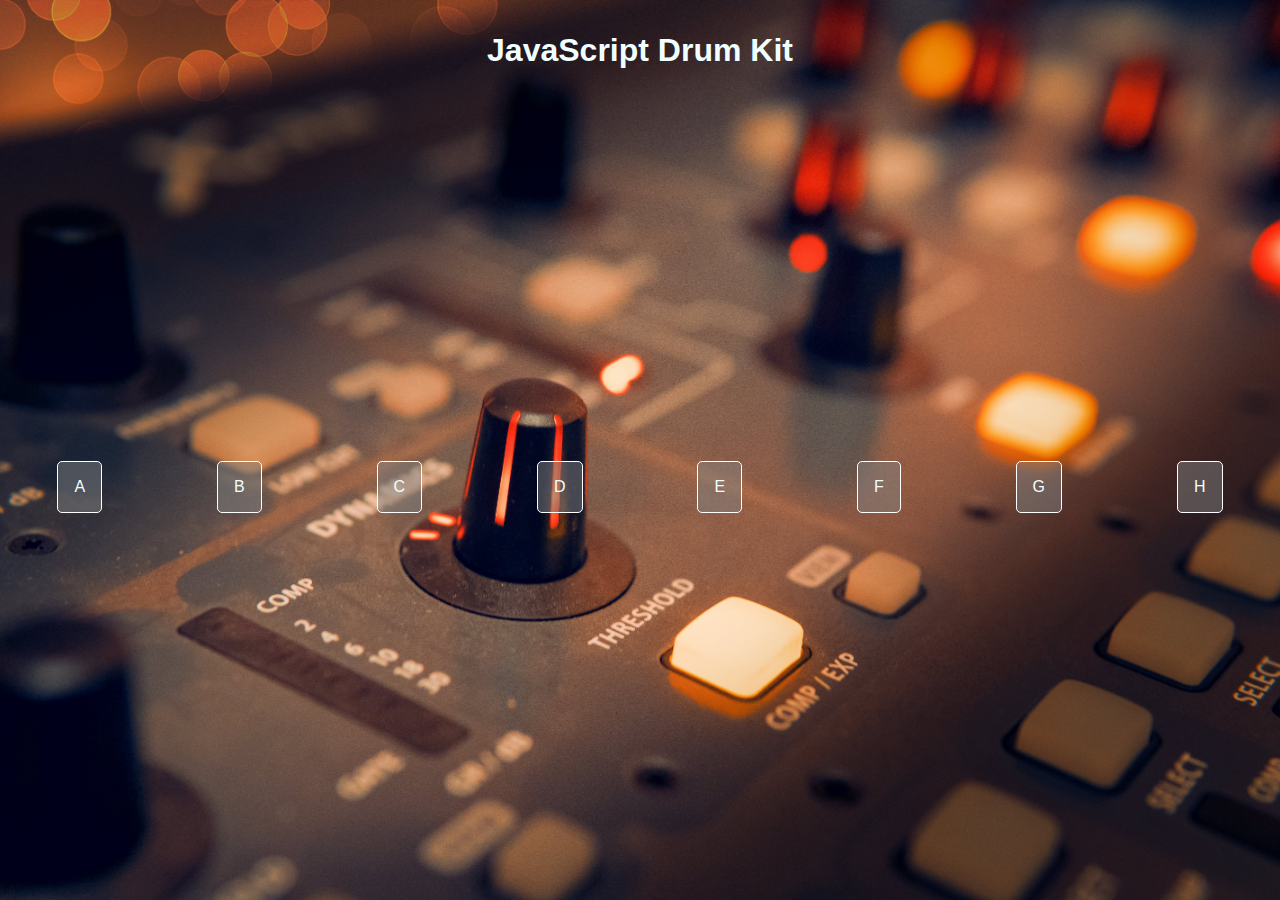
<file: 1_JavaScript_Drum_Kit/index.html>
<!DOCTYPE html>
<html lang="en">
<head>
    <meta charset="UTF-8">
    <meta name="viewport" content="width=device-width, initial-scale=1.0">
    <link rel="stylesheet" href="style.css">
    <script src="script.js" defer></script>
    <title>JavaScript Drum Kit</title>
</head>
<body>
    <h1 id="title">JavaScript Drum Kit</h1>

    <div id="container">
        <kbd id="drum1" class="drum">A</kbd>
        <kbd id="drum2" class="drum">B</kbd>
        <kbd id="drum3" class="drum">C</kbd>
        <kbd id="drum4" class="drum">D</kbd> 
        <kbd id="drum5" class="drum">E</kbd>
        <kbd id="drum6" class="drum">F</kbd>
        <kbd id="drum7" class="drum">G</kbd>
        <kbd id="drum8" class="drum">H</kbd>
    </div>

</body>
</html>
</file>
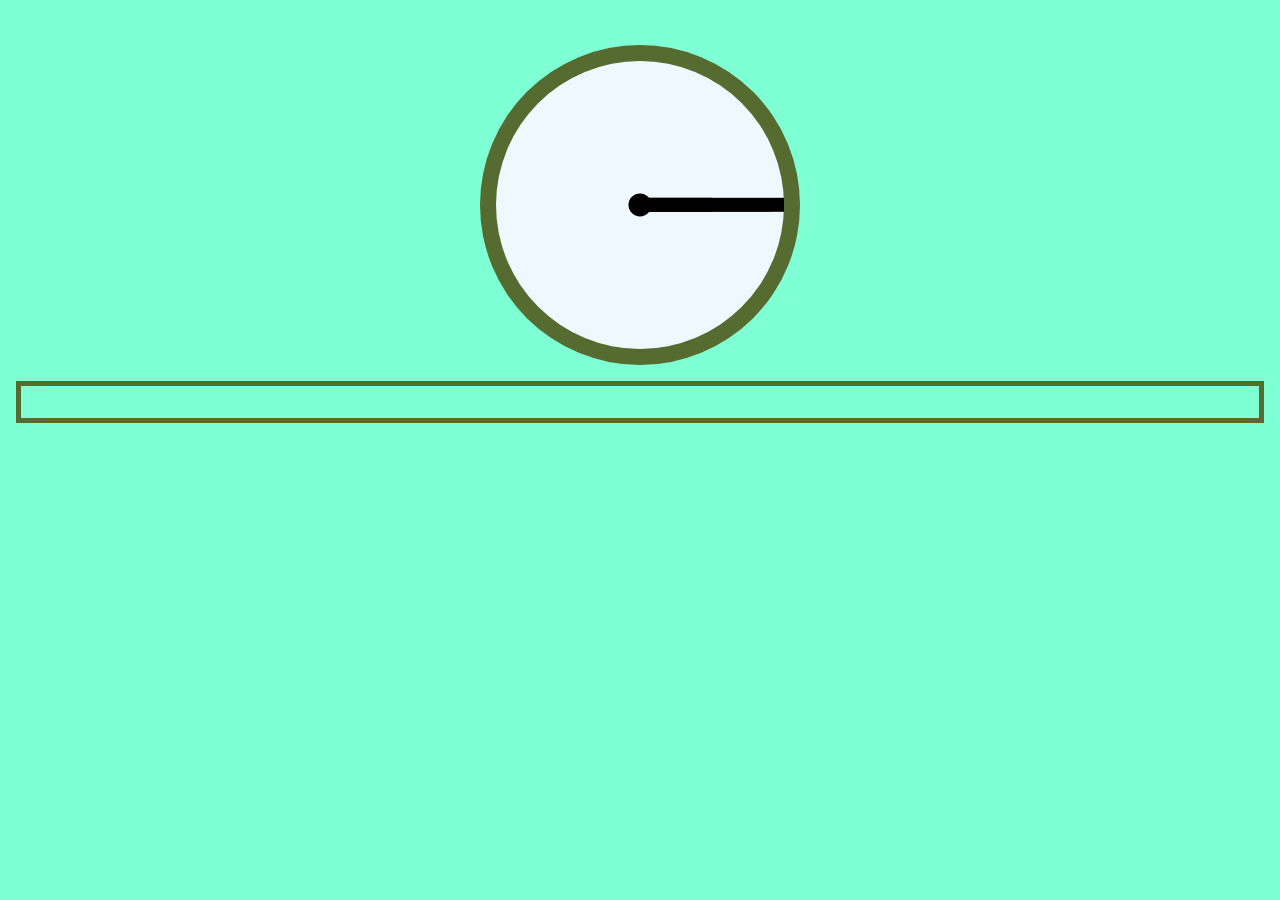
<file: 2_JS+CSS_Clock/index.html>
<!DOCTYPE html>
<html lang="en">
<head>
    <meta charset="UTF-8">
    <meta name="viewport" content="width=device-width, initial-scale=1.0">
    <link rel="stylesheet" href="style.css">
    <script src="script.js" defer></script>
    <title>JavaScript + CSS Clock</title>
</head>
<body>
    <div class="clock-face outer-face">
        <div class="clock-face inner-face">
            <div class="hand hour-hand"></div>
            <div class="hand min-hand"></div>
            <div class = "hand sec-hand"></div>
            <div class="hand pivot"></div>
        </div>
    </div>
    
    <p id="test"></p>
</body>
</html>
</file>
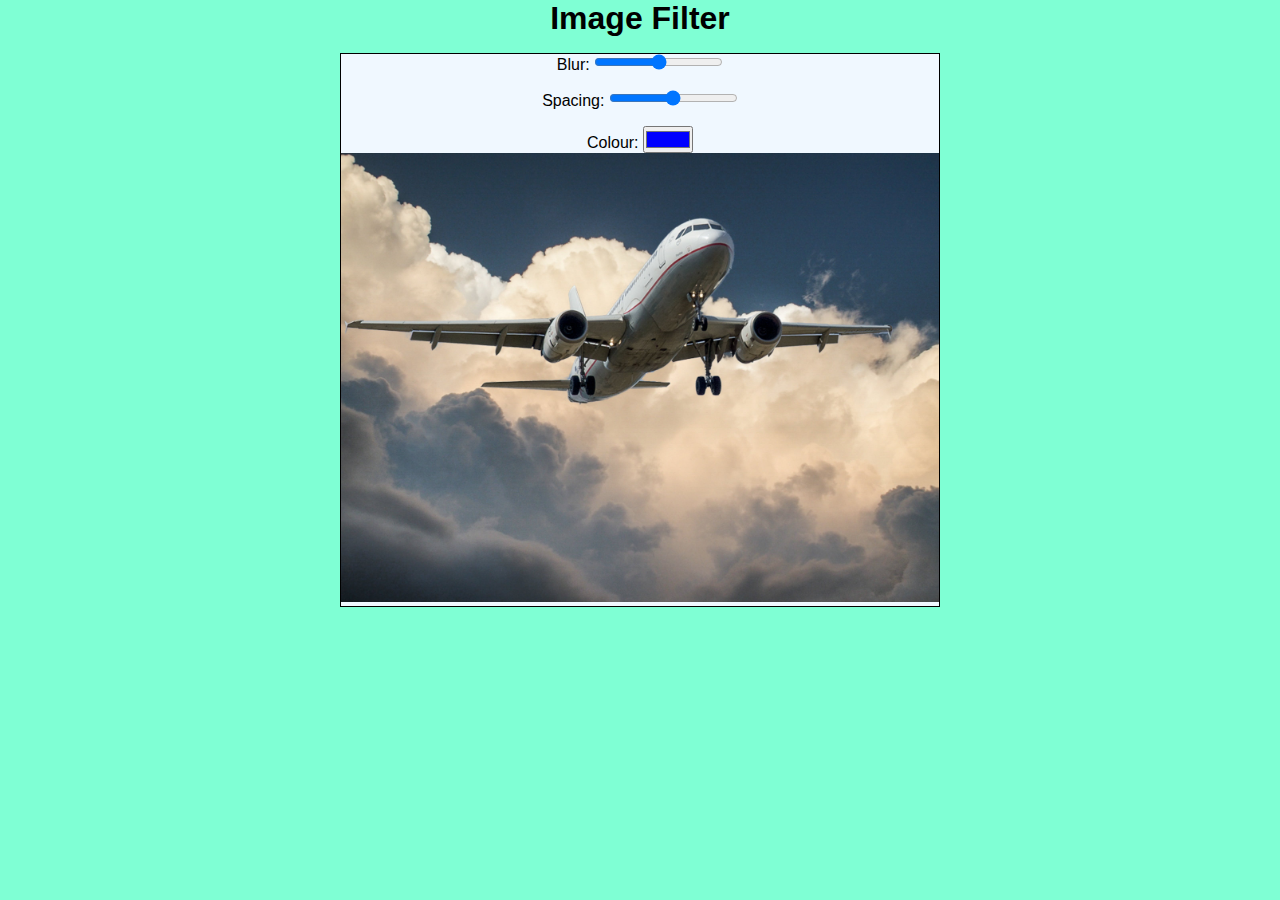
<file: 3_Image_Filter/index.html>
<!DOCTYPE html>
<html lang="en">
<head>
    <meta charset="UTF-8">
    <meta name="viewport" content="width=device-width, initial-scale=1.0">
    <link rel="stylesheet" href="style.css">
    <script src="script.js" defer></script>
    <title>Image Filter</title>
</head>
<body>
    <h1>Image Filter</h1>
    <div class="container">
        <div class="input-container">
            <div class="blur-container">
                <label for="blur">Blur:</label>
                <input type="range" name="blur" id="blur" min="0" max="10" value="0px">
            </div>
            <div class="spacing-container">
                <label for="spacing">Spacing:</label>
                <input type="range" name="spacing" id="spacing" min="0" max="100" value="0px">
            </div>
            <div class="colour-container">
                <label for="color">Colour:</label>
                <input type="color" name="colour" id="color" value="#0000FF">
            </div>
        </div>
        <div class="img-container">
            <img src="test-img.jpg">
        </div>
    </div>
</body>
</html>
</file>
<file: 1_JavaScript_Drum_Kit/style.css>
*{
    box-sizing: border-box;
    margin: 0 auto;
    padding: 0;
    color: azure;
    font-family: Arial, Helvetica, sans-serif;
}

body{
    background: url(Images/background.jpg) no-repeat center center fixed;
    background-size: cover;
}

#title{
    text-align: center;
    padding: 2rem;
}

#container{
    display: flex;
    flex-direction: row;
    justify-content: space-evenly;
    justify-items: center;
    flex-wrap: wrap;
    margin-top: 40vh;
    height: 4rem;
}

.drum{
    border: solid white 1px;
    padding: 1rem;
    background-color: rgba(128, 128, 128, 0.5);
    border-radius: 5px;
    align-self: start;
}

.drum:hover{
    border: solid white 2px;
}

.highlight{
    background-color: yellow;
}
</file>
<file: 2_JS+CSS_Clock/style.css>
:root{
    --secDeg: 0deg;
    --minDeg: 0deg;
    --hourDeg: 0deg;
}

*{
    box-sizing: border-box;
    margin: 0 auto;
    padding: 0;
    color: azure;
    font-family: Arial, Helvetica, sans-serif;
}

body{
    background-color: aquamarine;
}

.clock-face{
    aspect-ratio: 1 / 1;
}

.outer-face{
    margin-top: 5vh;
    width: 25%;
    background-color: darkolivegreen;
    border-radius: 50%;
    z-index: 0;
    display: flex;
    align-items: center;
}

.inner-face{
    width: 90%;
    background-color: aliceblue;
    border-radius: 50%;
    position: relative;
    z-index: 2;
}

.hand{
    background-color: black;
    aspect-ratio: 1 / 0.1;
    position: absolute;
    top: 50%;
    left: 50%;
    transform-origin: left center;
}

.sec-hand{
    z-index: 5;
    width: 50%;
    transform: translate(0, -50%) rotate(var(--secDeg));
}

/*
The translate and rotate transforms need to be chained prooperly
otherwise they wil offset the center due to changes in the coordinate
system.
*/

.min-hand{
    z-index: 4;
    width: 45%;
    transform: translate(0, -50%) rotate(var(--minDeg));
}

/*It rotating clockwise starting from 3 oclock*/

.hour-hand{
    z-index: 3;
    width: 25%;
    transform: translate(0, -50%) rotate(var(--hourDeg));
    aspect-ratio: 1/ 0.2;
}

.pivot{
    aspect-ratio: 1 / 1;
    transform: translate(-50%, -50%);
    z-index: 4;
    width: 8%;
    border-radius: 50%;
}

p{
    border: solid darkolivegreen 5px;
    color: black;
    text-align: center;
    margin: 1rem;
    padding: 1rem;
    font-size: 4rem;
}
</file>
<file: 3_Image_Filter/style.css>
:root{
    --blur-value: 0px;
    --space-value: 0px;          /* These are base variables that can be changed.*/
    --color-value: #0000FF;
}


*{
    box-sizing: border-box;
    margin: 0 auto;
    padding: 0;
    font-family: Arial, Helvetica, sans-serif;
}

body{
    background-color: aquamarine;
}

h1{
    text-align: center;
}

.container{
    margin: 1rem auto;
    min-width: 200px;
    max-width: 600px;
    background-color: aliceblue;
    border: solid black 1px;
    height: auto; 
    display: flex;
    flex-direction: column;
    align-items: center;
}

.img-container{
    width: 100%;
    height: auto;
}

img{
    width: 100%;
    filter: blur(var(--blur-value));
    padding: var(--space-value);
    background-color: var(--color-value);
}

.input-container{
    display:grid;
    grid-template-columns: max-content;
    grid-gap: 1rem;
}
</file>
